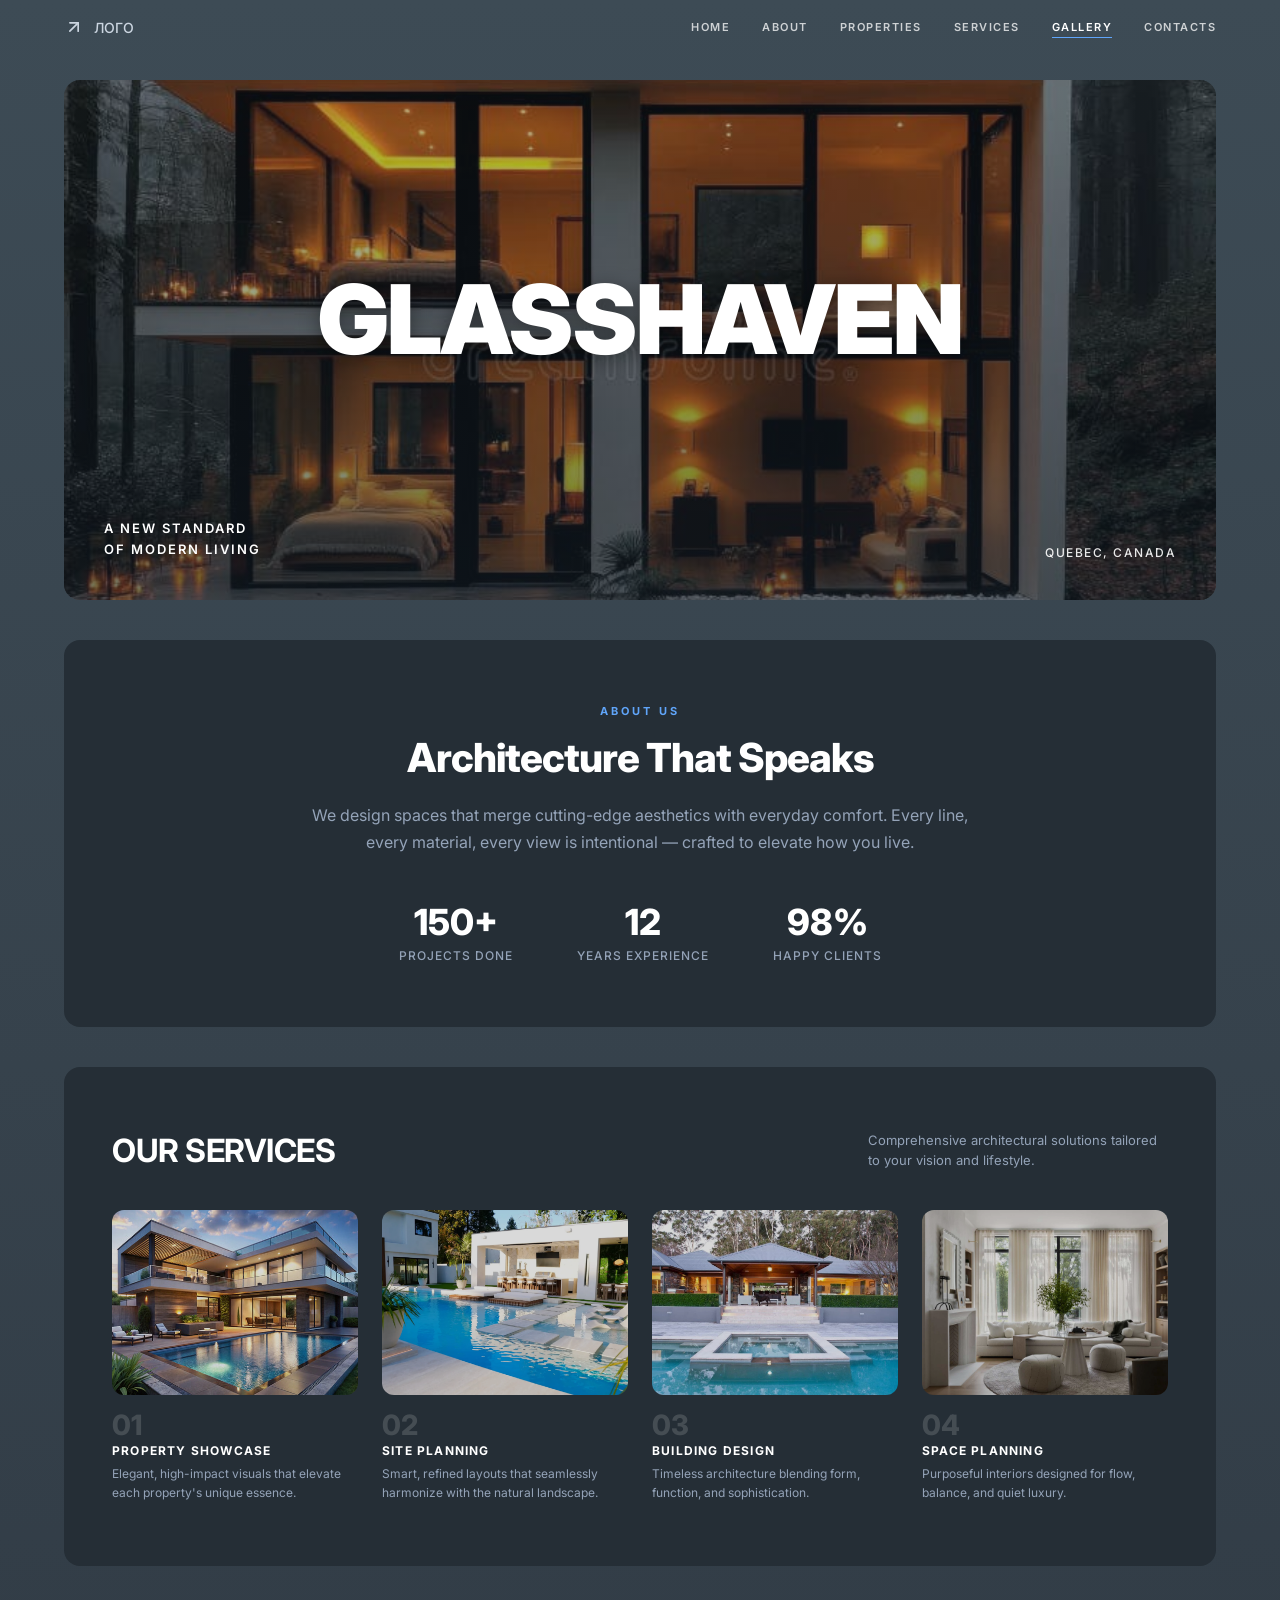
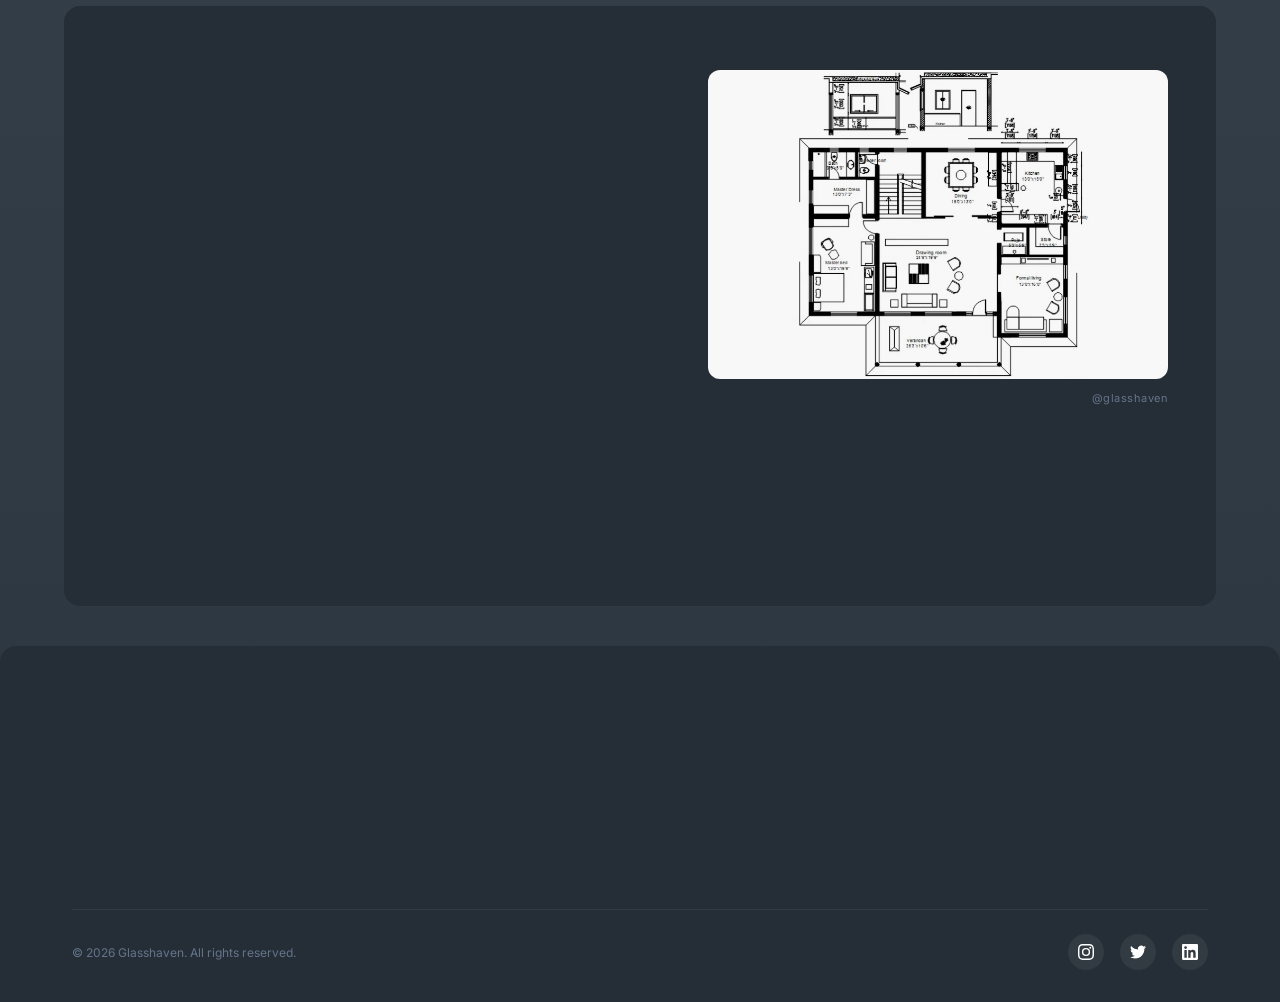
<file: index.html>
<!DOCTYPE html>
<html lang="en">
<head>
    <meta charset="UTF-8">
    <meta name="viewport" content="width=device-width, initial-scale=1.0">
    <title>GLASSHAVEN — Modern Living</title>
    <link rel="preconnect" href="https://fonts.googleapis.com">
    <link rel="preconnect" href="https://fonts.gstatic.com" crossorigin>
    <link href="https://fonts.googleapis.com/css2?family=Inter:wght@300;400;500;600;700;800;900&display=swap" rel="stylesheet">
    <link rel="stylesheet" href="style.css">
</head>
<body>

    <!-- ===== HEADER ===== -->
    <header class="header" id="header">
        <div class="header-inner">
            <a href="#home" class="logo">
                <svg viewBox="0 0 24 24"><line x1="7" y1="17" x2="17" y2="7"></line><polyline points="7 7 17 7 17 17"></polyline></svg>
                <span>ЛОГО</span>
            </a>
            <nav class="nav-desktop">
                <a href="#home" class="active">Home</a>
                <a href="#about">About</a>
                <a href="#properties">Properties</a>
                <a href="#services">Services</a>
                <a href="#gallery">Gallery</a>
                <a href="#contacts">Contacts</a>
            </nav>
            <div class="burger" id="burger">
                <span></span>
                <span></span>
                <span></span>
            </div>
        </div>
    </header>

    <div class="overlay" id="overlay"></div>
    <nav class="nav-mobile" id="navMobile">
        <a href="#home">Home</a>
        <a href="#about">About</a>
        <a href="#properties">Properties</a>
        <a href="#services">Services</a>
        <a href="#gallery">Gallery</a>
        <a href="#contacts">Contacts</a>
    </nav>

    <div class="container">
        <!-- ===== HERO ===== -->
        <!-- ЗАМЕНИ src НА СВОЮ КАРТИНКУ (путь, URL или base64) -->
        <section class="hero" id="home" style="background-image: url('images/hero.jpg');">
            <div class="hero-content">
                <div></div>
                <div class="hero-title">GLASSHAVEN</div>
                <div class="hero-bottom">
                    <div class="hero-subtitle">A new standard<br>of modern living</div>
                    <div class="hero-location">Quebec, Canada</div>
                </div>
            </div>
        </section>

        <!-- ===== ABOUT ===== -->
        <section class="about reveal" id="about">
            <div class="about-label">About Us</div>
            <h2>Architecture That Speaks</h2>
            <p>We design spaces that merge cutting-edge aesthetics with everyday comfort. Every line, every material, every view is intentional — crafted to elevate how you live.</p>
            <div class="about-stats">
                <div class="stat">
                    <div class="stat-num">150+</div>
                    <div class="stat-label">Projects Done</div>
                </div>
                <div class="stat">
                    <div class="stat-num">12</div>
                    <div class="stat-label">Years Experience</div>
                </div>
                <div class="stat">
                    <div class="stat-num">98%</div>
                    <div class="stat-label">Happy Clients</div>
                </div>
            </div>
        </section>

        <!-- ===== SERVICES ===== -->
        <section class="services" id="services">
            <div class="section-header reveal">
                <div><h2 class="section-title">OUR SERVICES</h2></div>
                <div class="section-subtitle">Comprehensive architectural solutions tailored to your vision and lifestyle.</div>
            </div>
            <div class="services-grid">
                <div class="service-card reveal reveal-delay-1">
                    <div class="service-img-wrap">
                        <img src="images/service01.jpg" alt="Property Showcase" class="service-img">
                        <div class="service-img-overlay"></div>
                    </div>
                    <div>
                        <div class="service-num">01</div>
                        <div class="service-name">Property Showcase</div>
                        <div class="service-desc">Elegant, high-impact visuals that elevate each property's unique essence.</div>
                    </div>
                </div>
                <div class="service-card reveal reveal-delay-2">
                    <div class="service-img-wrap">
                        <img src="images/service02.png" alt="Site Planning" class="service-img">
                        <div class="service-img-overlay"></div>
                    </div>
                    <div>
                        <div class="service-num">02</div>
                        <div class="service-name">Site Planning</div>
                        <div class="service-desc">Smart, refined layouts that seamlessly harmonize with the natural landscape.</div>
                    </div>
                </div>
                <div class="service-card reveal reveal-delay-3">
                    <div class="service-img-wrap">
                        <img src="images/service03.jpg" alt="Building Design" class="service-img">
                        <div class="service-img-overlay"></div>
                    </div>
                    <div>
                        <div class="service-num">03</div>
                        <div class="service-name">Building Design</div>
                        <div class="service-desc">Timeless architecture blending form, function, and sophistication.</div>
                    </div>
                </div>
                <div class="service-card reveal reveal-delay-4">
                    <div class="service-img-wrap">
                        <img src="images/service04.jpg" alt="Space Planning" class="service-img">
                        <div class="service-img-overlay"></div>
                    </div>
                    <div>
                        <div class="service-num">04</div>
                        <div class="service-name">Space Planning</div>
                        <div class="service-desc">Purposeful interiors designed for flow, balance, and quiet luxury.</div>
                    </div>
                </div>
            </div>
        </section>

        <!-- ===== GALLERY anchor ===== -->
        <section id="gallery" style="display:none;"></section>

        <!-- ===== HOUSE PLAN ===== -->
        <section class="house-plan" id="properties">
            <div class="plan-left reveal">
                <h2 class="plan-title">HOUSE PLAN</h2>
                <div class="plan-area">The area is 92 m²</div>
                <ul class="plan-list">
                    <li class="plan-item"><span>Living Room</span><span>21 m²</span></li>
                    <li class="plan-item"><span>Dining Room</span><span>9.3 m²</span></li>
                    <li class="plan-item"><span>Studio - Kitchen</span><span>9.6 m²</span></li>
                    <li class="plan-item"><span>TV Lounge</span><span>9 m²</span></li>
                    <li class="plan-item"><span>Master bedroom</span><span>15.6 m²</span></li>
                    <li class="plan-item"><span>Guest bedroom</span><span>11.1 m²</span></li>
                    <li class="plan-item"><span>Bathroom</span><span>8.9 m²</span></li>
                    <li class="plan-item"><span>Hallways & wardrobe</span><span>7.4 m²</span></li>
                </ul>
            </div>
            <div class="plan-right reveal reveal-delay-2">
                <img src="images/floorplan.jpg" alt="House Floor Plan" class="plan-img">
                <div class="plan-tag">@glasshaven</div>
            </div>
        </section>
    </div>

    <!-- ===== FOOTER / CONTACTS ===== -->
    <footer class="footer" id="contacts">
        <div class="container">
            <div class="footer-grid reveal">
                <div>
                    <div class="footer-brand">GLASSHAVEN</div>
                    <div class="footer-desc">Redefining modern living through bold architecture and thoughtful design. Based in Quebec, serving the world.</div>
                </div>
                <div class="footer-col">
                    <h4>Navigation</h4>
                    <a href="#home">Home</a>
                    <a href="#about">About</a>
                    <a href="#services">Services</a>
                    <a href="#properties">Properties</a>
                </div>
                <div class="footer-col">
                    <h4>Services</h4>
                    <a href="#services">Showcase</a>
                    <a href="#services">Site Planning</a>
                    <a href="#services">Building Design</a>
                    <a href="#services">Space Planning</a>
                </div>
                <div class="footer-col">
                    <h4>Contact</h4>
                    <a href="mailto:hello@glasshaven.ca">hello@glasshaven.ca</a>
                    <a href="tel:+15145551234">+1 (514) 555-1234</a>
                    <a href="#">Montreal, Quebec</a>
                </div>
            </div>
            <div class="footer-bottom">
                <span>© 2026 Glasshaven. All rights reserved.</span>
                <div class="socials">
                    <a href="#" aria-label="Instagram">
                        <svg viewBox="0 0 24 24"><path d="M12 2.163c3.204 0 3.584.012 4.85.07 3.252.148 4.771 1.691 4.919 4.919.058 1.265.069 1.645.069 4.849 0 3.205-.012 3.584-.069 4.849-.149 3.225-1.664 4.771-4.919 4.919-1.266.058-1.644.07-4.85.07-3.204 0-3.584-.012-4.849-.07-3.26-.149-4.771-1.699-4.919-4.92-.058-1.265-.07-1.644-.07-4.849 0-3.204.013-3.583.07-4.849.149-3.227 1.664-4.771 4.919-4.919 1.266-.057 1.645-.069 4.849-.069zM12 0C8.741 0 8.333.014 7.053.072 2.695.272.273 2.69.073 7.052.014 8.333 0 8.741 0 12c0 3.259.014 3.668.072 4.948.2 4.358 2.618 6.78 6.98 6.98C8.333 23.986 8.741 24 12 24c3.259 0 3.668-.014 4.948-.072 4.354-.2 6.782-2.618 6.979-6.98.059-1.28.073-1.689.073-4.948 0-3.259-.014-3.667-.072-4.947-.196-4.354-2.617-6.78-6.979-6.98C15.668.014 15.259 0 12 0zm0 5.838a6.162 6.162 0 100 12.324 6.162 6.162 0 000-12.324zM12 16a4 4 0 110-8 4 4 0 010 8zm6.406-11.845a1.44 1.44 0 100 2.881 1.44 1.44 0 000-2.881z"/></svg>
                    </a>
                    <a href="#" aria-label="Twitter">
                        <svg viewBox="0 0 24 24"><path d="M23.953 4.57a10 10 0 01-2.825.775 4.958 4.958 0 002.163-2.723c-.951.555-2.005.959-3.127 1.184a4.92 4.92 0 00-8.384 4.482C7.69 8.095 4.067 6.13 1.64 3.162a4.822 4.822 0 00-.666 2.475c0 1.71.87 3.213 2.188 4.096a4.904 4.904 0 01-2.228-.616v.06a4.923 4.923 0 003.946 4.827 4.996 4.996 0 01-2.212.085 4.936 4.936 0 004.604 3.417 9.867 9.867 0 01-6.102 2.105c-.39 0-.779-.023-1.17-.067a13.995 13.995 0 007.557 2.209c9.053 0 13.998-7.496 13.998-13.985 0-.21 0-.42-.015-.63A9.935 9.935 0 0024 4.59z"/></svg>
                    </a>
                    <a href="#" aria-label="LinkedIn">
                        <svg viewBox="0 0 24 24"><path d="M20.447 20.452h-3.554v-5.569c0-1.328-.027-3.037-1.852-3.037-1.853 0-2.136 1.445-2.136 2.939v5.667H9.351V9h3.414v1.561h.046c.477-.9 1.637-1.85 3.37-1.85 3.601 0 4.267 2.37 4.267 5.455v6.286zM5.337 7.433a2.062 2.062 0 01-2.063-2.065 2.064 2.064 0 112.063 2.065zm1.782 13.019H3.555V9h3.564v11.452zM22.225 0H1.771C.792 0 0 .774 0 1.729v20.542C0 23.227.792 24 1.771 24h20.451C23.2 24 24 23.227 24 22.271V1.729C24 .774 23.2 0 22.222 0h.003z"/></svg>
                    </a>
                </div>
            </div>
        </div>
    </footer>

    <script src="index.js"></script>
</body>
</html>
</file>
<file: style.css>
/* ===== CSS VARIABLES ===== */
:root {
    --bg-dark: #2c353f;
    --bg-card: #252e36;
    --text-primary: #ffffff;
    --text-secondary: #94a3b8;
    --text-muted: #64748b;
    --accent: #60a5fa;
    --transition: 0.4s cubic-bezier(0.25, 0.46, 0.45, 0.94);
}

/* ===== RESET ===== */
* {
    margin: 0;
    padding: 0;
    box-sizing: border-box;
}

html {
    scroll-behavior: smooth;
}

body {
    font-family: 'Inter', sans-serif;
    background: linear-gradient(180deg, #3d4b55 0%, #2c353f 100%);
    color: var(--text-primary);
    min-height: 100vh;
    overflow-x: hidden;
}

.container {
    max-width: 1200px;
    margin: 0 auto;
    padding: 0 24px;
}

/* ===== HEADER ===== */
.header {
    position: fixed;
    top: 0;
    left: 0;
    right: 0;
    z-index: 1000;
    padding: 16px 0;
    transition: background var(--transition), backdrop-filter var(--transition);
}

.header.scrolled {
    background: rgba(37, 46, 54, 0.85);
    backdrop-filter: blur(20px);
    -webkit-backdrop-filter: blur(20px);
}

.header-inner {
    max-width: 1200px;
    margin: 0 auto;
    padding: 0 24px;
    display: flex;
    align-items: center;
    justify-content: space-between;
}

.logo {
    display: flex;
    align-items: center;
    gap: 10px;
    font-size: 14px;
    font-weight: 500;
    color: #cbd5e0;
    text-decoration: none;
    transition: color 0.3s;
}

.logo:hover {
    color: #fff;
}

.logo svg {
    width: 20px;
    height: 20px;
    stroke: currentColor;
    fill: none;
    stroke-width: 2;
    stroke-linecap: round;
    stroke-linejoin: round;
}

.nav-desktop {
    display: flex;
    gap: 32px;
}

.nav-desktop a {
    font-size: 11px;
    font-weight: 600;
    letter-spacing: 1.5px;
    text-transform: uppercase;
    color: rgba(255, 255, 255, 0.75);
    text-decoration: none;
    position: relative;
    padding: 4px 0;
    transition: color 0.3s;
}

.nav-desktop a::after {
    content: '';
    position: absolute;
    bottom: 0;
    left: 0;
    width: 0;
    height: 1.5px;
    background: var(--accent);
    transition: width 0.3s ease;
}

.nav-desktop a:hover,
.nav-desktop a.active {
    color: #fff;
}

.nav-desktop a:hover::after,
.nav-desktop a.active::after {
    width: 100%;
}

/* ===== MOBILE MENU ===== */
.burger {
    display: none;
    flex-direction: column;
    gap: 5px;
    cursor: pointer;
    padding: 8px;
    z-index: 1001;
}

.burger span {
    display: block;
    width: 24px;
    height: 2px;
    background: #fff;
    border-radius: 2px;
    transition: all 0.3s ease;
}

.burger.open span:nth-child(1) {
    transform: rotate(45deg) translate(5px, 5px);
}

.burger.open span:nth-child(2) {
    opacity: 0;
}

.burger.open span:nth-child(3) {
    transform: rotate(-45deg) translate(5px, -5px);
}

.nav-mobile {
    position: fixed;
    top: 0;
    right: -100%;
    width: 280px;
    height: 100vh;
    background: rgba(30, 38, 46, 0.98);
    backdrop-filter: blur(30px);
    display: flex;
    flex-direction: column;
    justify-content: center;
    align-items: center;
    gap: 32px;
    transition: right 0.4s ease;
    z-index: 999;
}

.nav-mobile.open {
    right: 0;
}

.nav-mobile a {
    font-size: 14px;
    font-weight: 600;
    letter-spacing: 2px;
    text-transform: uppercase;
    color: rgba(255, 255, 255, 0.8);
    text-decoration: none;
    transition: color 0.3s;
}

.nav-mobile a:hover {
    color: #fff;
}

.overlay {
    position: fixed;
    inset: 0;
    background: rgba(0, 0, 0, 0.5);
    opacity: 0;
    pointer-events: none;
    transition: opacity 0.3s;
    z-index: 998;
}

.overlay.open {
    opacity: 1;
    pointer-events: all;
}

/* ===== HERO ===== */
.hero {
    position: relative;
    border-radius: 16px;
    overflow: hidden;
    margin-top: 80px;
    margin-bottom: 40px;
    height: 520px;
    background-size: cover;
    background-position: center;
    background-repeat: no-repeat;
}

.hero::before {
    content: '';
    position: absolute;
    inset: 0;
    background: linear-gradient(to bottom, rgba(30, 40, 50, 0.3) 0%, rgba(20, 30, 40, 0.6) 100%);
}

.hero-content {
    position: relative;
    z-index: 2;
    height: 100%;
    display: flex;
    flex-direction: column;
    justify-content: space-between;
    padding: 40px 40px 40px;
}

.hero-title {
    font-size: clamp(48px, 10vw, 96px);
    font-weight: 900;
    letter-spacing: -2px;
    line-height: 1;
    text-align: center;
    text-shadow: 0 4px 20px rgba(0, 0, 0, 0.4);
    opacity: 0;
    transform: translateY(30px);
    animation: fadeUp 1s ease forwards 0.3s;
}

.hero-bottom {
    display: flex;
    justify-content: space-between;
    align-items: flex-end;
    opacity: 0;
    transform: translateY(20px);
    animation: fadeUp 1s ease forwards 0.6s;
}

.hero-subtitle {
    font-size: 13px;
    font-weight: 600;
    letter-spacing: 2px;
    text-transform: uppercase;
    line-height: 1.6;
    max-width: 200px;
}

.hero-location {
    font-size: 12px;
    font-weight: 500;
    letter-spacing: 1.5px;
    text-transform: uppercase;
    color: rgba(255, 255, 255, 0.9);
}

/* ===== ABOUT ===== */
.about {
    background: var(--bg-card);
    border-radius: 16px;
    padding: 64px 48px;
    margin-bottom: 40px;
    text-align: center;
}

.about-label {
    font-size: 11px;
    font-weight: 700;
    letter-spacing: 3px;
    text-transform: uppercase;
    color: var(--accent);
    margin-bottom: 16px;
}

.about h2 {
    font-size: clamp(28px, 5vw, 40px);
    font-weight: 800;
    letter-spacing: -1px;
    margin-bottom: 20px;
    line-height: 1.2;
}

.about p {
    font-size: 16px;
    line-height: 1.7;
    color: var(--text-secondary);
    max-width: 700px;
    margin: 0 auto;
}

.about-stats {
    display: flex;
    justify-content: center;
    gap: 64px;
    margin-top: 48px;
    flex-wrap: wrap;
}

.stat {
    text-align: center;
}

.stat-num {
    font-size: 36px;
    font-weight: 800;
    color: #fff;
    line-height: 1;
}

.stat-label {
    font-size: 12px;
    font-weight: 500;
    letter-spacing: 1px;
    text-transform: uppercase;
    color: var(--text-secondary);
    margin-top: 8px;
}

/* ===== SERVICES ===== */
.services {
    background: var(--bg-card);
    border-radius: 16px;
    padding: 64px 48px;
    margin-bottom: 40px;
}

.section-header {
    display: flex;
    justify-content: space-between;
    align-items: flex-end;
    margin-bottom: 40px;
    flex-wrap: wrap;
    gap: 16px;
}

.section-title {
    font-size: 32px;
    font-weight: 700;
    letter-spacing: -0.5px;
}

.section-subtitle {
    font-size: 13px;
    color: var(--text-secondary);
    max-width: 300px;
    line-height: 1.5;
}

.services-grid {
    display: grid;
    grid-template-columns: repeat(4, 1fr);
    gap: 24px;
}

.service-card {
    display: flex;
    flex-direction: column;
    gap: 16px;
    cursor: pointer;
    transition: transform var(--transition);
}

.service-card:hover {
    transform: translateY(-8px);
}

.service-img-wrap {
    position: relative;
    overflow: hidden;
    border-radius: 12px;
    aspect-ratio: 4/3;
}

.service-img {
    width: 100%;
    height: 100%;
    object-fit: cover;
    filter: brightness(0.85);
    transition: transform 0.6s ease, filter 0.4s ease;
}

.service-card:hover .service-img {
    transform: scale(1.08);
    filter: brightness(1);
}

.service-img-overlay {
    position: absolute;
    inset: 0;
    background: linear-gradient(to top, rgba(0, 0, 0, 0.5) 0%, transparent 60%);
    opacity: 0;
    transition: opacity 0.4s;
}

.service-card:hover .service-img-overlay {
    opacity: 1;
}

.service-num {
    font-size: 28px;
    font-weight: 800;
    color: rgba(255, 255, 255, 0.15);
    line-height: 1;
    margin-bottom: 4px;
}

.service-name {
    font-size: 12px;
    font-weight: 700;
    letter-spacing: 1.2px;
    text-transform: uppercase;
    color: #fff;
    margin-bottom: 6px;
}

.service-desc {
    font-size: 12px;
    line-height: 1.6;
    color: var(--text-secondary);
}

/* ===== HOUSE PLAN ===== */
.house-plan {
    background: var(--bg-card);
    border-radius: 16px;
    padding: 64px 48px;
    display: grid;
    grid-template-columns: 1fr 1fr;
    gap: 64px;
    align-items: start;
    margin-bottom: 40px;
}

.plan-left {
    display: flex;
    flex-direction: column;
    gap: 24px;
}

.plan-title {
    font-size: 32px;
    font-weight: 700;
    letter-spacing: -0.5px;
}

.plan-area {
    font-size: 14px;
    font-weight: 600;
    letter-spacing: 1px;
    text-transform: uppercase;
    color: #cbd5e0;
}

.plan-list {
    list-style: none;
    display: flex;
    flex-direction: column;
    gap: 0;
}

.plan-item {
    display: flex;
    justify-content: space-between;
    align-items: center;
    padding: 14px 0;
    border-bottom: 1px solid rgba(255, 255, 255, 0.06);
    font-size: 14px;
    color: #e2e8f0;
    transition: color 0.3s, padding-left 0.3s;
    cursor: default;
}

.plan-item:hover {
    color: #fff;
    padding-left: 8px;
}

.plan-item span:last-child {
    font-weight: 600;
    color: #fff;
    font-variant-numeric: tabular-nums;
}

.plan-right {
    display: flex;
    flex-direction: column;
    align-items: flex-end;
    gap: 12px;
    position: sticky;
    top: 100px;
}

.plan-img {
    width: 100%;
    max-width: 460px;
    border-radius: 12px;
    filter: brightness(0.95) contrast(1.05);
    transition: transform 0.4s ease;
}

.plan-img:hover {
    transform: scale(1.02);
}

.plan-tag {
    font-size: 11px;
    color: var(--text-muted);
    letter-spacing: 0.5px;
}

/* ===== FOOTER ===== */
.footer {
    background: var(--bg-card);
    border-radius: 16px 16px 0 0;
    padding: 64px 48px 32px;
    margin-top: 20px;
}

.footer-grid {
    display: grid;
    grid-template-columns: 2fr 1fr 1fr 1fr;
    gap: 48px;
    margin-bottom: 48px;
}

.footer-brand {
    font-size: 28px;
    font-weight: 800;
    letter-spacing: -1px;
    margin-bottom: 16px;
}

.footer-desc {
    font-size: 14px;
    line-height: 1.7;
    color: var(--text-secondary);
    max-width: 280px;
}

.footer-col h4 {
    font-size: 12px;
    font-weight: 700;
    letter-spacing: 1.5px;
    text-transform: uppercase;
    color: var(--text-secondary);
    margin-bottom: 20px;
}

.footer-col a {
    display: block;
    font-size: 14px;
    color: rgba(255, 255, 255, 0.7);
    text-decoration: none;
    margin-bottom: 12px;
    transition: color 0.3s, transform 0.3s;
}

.footer-col a:hover {
    color: #fff;
    transform: translateX(4px);
}

.footer-bottom {
    display: flex;
    justify-content: space-between;
    align-items: center;
    padding-top: 24px;
    border-top: 1px solid rgba(255, 255, 255, 0.06);
    font-size: 12px;
    color: var(--text-muted);
    flex-wrap: wrap;
    gap: 12px;
}

.socials {
    display: flex;
    gap: 16px;
}

.socials a {
    width: 36px;
    height: 36px;
    border-radius: 50%;
    background: rgba(255, 255, 255, 0.06);
    display: flex;
    align-items: center;
    justify-content: center;
    transition: background 0.3s, transform 0.3s;
}

.socials a:hover {
    background: rgba(255, 255, 255, 0.12);
    transform: translateY(-3px);
}

.socials a svg {
    width: 16px;
    height: 16px;
    fill: currentColor;
    color: #fff;
}

/* ===== ANIMATIONS ===== */
@keyframes fadeUp {
    to {
        opacity: 1;
        transform: translateY(0);
    }
}

.reveal {
    opacity: 0;
    transform: translateY(40px);
    transition: opacity 0.8s ease, transform 0.8s ease;
}

.reveal.visible {
    opacity: 1;
    transform: translateY(0);
}

.reveal-delay-1 {
    transition-delay: 0.1s;
}

.reveal-delay-2 {
    transition-delay: 0.2s;
}

.reveal-delay-3 {
    transition-delay: 0.3s;
}

.reveal-delay-4 {
    transition-delay: 0.4s;
}

/* ===== RESPONSIVE ===== */
@media (max-width: 900px) {
    .nav-desktop {
        display: none;
    }

    .burger {
        display: flex;
    }

    .services-grid {
        grid-template-columns: repeat(2, 1fr);
    }

    .house-plan {
        grid-template-columns: 1fr;
    }

    .footer-grid {
        grid-template-columns: 1fr 1fr;
    }

    .hero-content {
        padding: 24px;
    }

    .about-stats {
        gap: 32px;
    }

    .plan-right {
        position: static;
    }
}

@media (max-width: 600px) {
    .services-grid {
        grid-template-columns: 1fr;
    }

    .footer-grid {
        grid-template-columns: 1fr;
    }

    .hero-title {
        font-size: 42px;
    }

    .hero-bottom {
        flex-direction: column;
        align-items: flex-start;
        gap: 16px;
    }

    .services,
    .house-plan,
    .about {
        padding: 40px 24px;
    }

    .footer {
        padding: 40px 24px 24px;
    }
}
</file>
